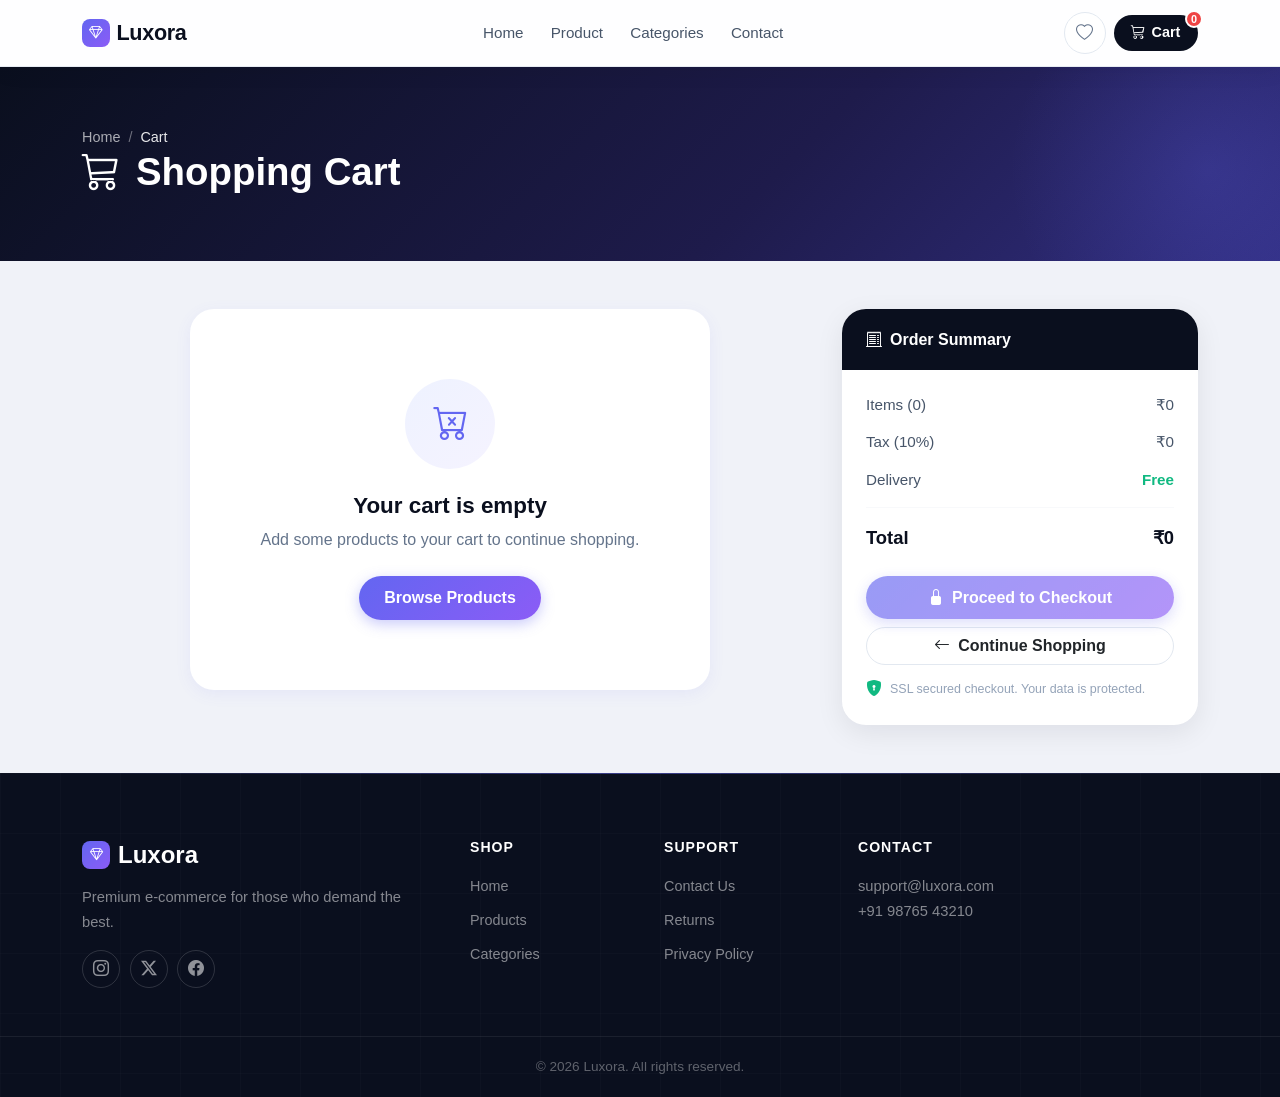
<file: cart.html>
<!DOCTYPE html>
<html lang="en">
<head>
    <meta charset="UTF-8">
    <meta name="viewport" content="width=device-width, initial-scale=1.0">
    <title>Shopping Cart — Luxora</title>
    <link href="https://cdn.jsdelivr.net/npm/bootstrap@5.3.3/dist/css/bootstrap.min.css" rel="stylesheet">
    <link rel="stylesheet" href="https://cdn.jsdelivr.net/npm/bootstrap-icons@1.11.3/font/bootstrap-icons.min.css">
    <link rel="stylesheet" href="styles.css">
</head>
<body>

<nav class="navbar navbar-expand-lg sticky-top">
    <div class="container">
        <a class="navbar-brand" href="index.html"><span class="brand-diamond"><i class="bi bi-gem"></i></span>Luxora</a>
        <button class="navbar-toggler" type="button" data-bs-toggle="collapse" data-bs-target="#mainNav"><span class="navbar-toggler-icon"></span></button>
        <div class="collapse navbar-collapse" id="mainNav">
            <ul class="navbar-nav mx-auto mb-2 mb-lg-0">
                <li class="nav-item"><a class="nav-link" href="index.html">Home</a></li>
                <li class="nav-item"><a class="nav-link" href="product.html">Product</a></li>
                <li class="nav-item"><a class="nav-link" href="categories.html">Categories</a></li>
                <li class="nav-item"><a class="nav-link" href="contact.html">Contact</a></li>
            </ul>
            <div class="d-flex align-items-center gap-2">
                <a class="nav-btn-wishlist" href="wishlist.html" aria-label="Wishlist">
                    <i class="bi bi-heart"></i>
                    <span class="nav-badge d-none" id="navWishlistCount">0</span>
                </a>
                <a class="nav-btn-cart" href="cart.html" aria-label="Cart">
                    <i class="bi bi-cart3"></i> Cart
                    <span class="nav-badge" id="navCartCount">0</span>
                </a>
            </div>
        </div>
    </div>
</nav>

<section class="page-banner">
    <div class="container">
        <nav aria-label="breadcrumb">
            <ol class="breadcrumb">
                <li class="breadcrumb-item"><a href="index.html">Home</a></li>
                <li class="breadcrumb-item active">Cart</li>
            </ol>
        </nav>
        <h1><i class="bi bi-cart3 me-3"></i>Shopping Cart</h1>
    </div>
</section>

<section class="py-5">
    <div class="container">
        <div class="row g-4 align-items-start">
            <div class="col-lg-8">
                <div id="cartItemsContainer"></div>
            </div>
            <div class="col-lg-4">
                <div class="summary-card">
                    <div class="summary-header"><i class="bi bi-receipt-cutoff"></i> Order Summary</div>
                    <div class="summary-body">
                        <div class="summary-row">
                            <span>Items (<span id="summaryItemCount">0</span>)</span>
                            <span id="summarySubtotal">₹0</span>
                        </div>
                        <div class="summary-row">
                            <span>Tax (10%)</span>
                            <span id="summaryTax">₹0</span>
                        </div>
                        <div class="summary-row">
                            <span>Delivery</span>
                            <span class="free">Free</span>
                        </div>
                        <hr class="summary-divider">
                        <div class="summary-row total">
                            <span>Total</span>
                            <span id="summaryTotal">₹0</span>
                        </div>
                        <div class="mt-4 d-flex flex-column gap-2">
                            <button id="checkoutBtn" class="btn btn-gradient w-100" onclick="window.location.href='checkout.html'">
                                <i class="bi bi-lock-fill me-2"></i>Proceed to Checkout
                            </button>
                            <button class="btn w-100" style="border:1.5px solid var(--border);border-radius:999px;font-weight:600;" onclick="window.location.href='categories.html'">
                                <i class="bi bi-arrow-left me-2"></i>Continue Shopping
                            </button>
                        </div>
                        <div class="security-note">
                            <i class="bi bi-shield-lock-fill" style="color:var(--success);font-size:1rem;"></i>
                            <span>SSL secured checkout. Your data is protected.</span>
                        </div>
                    </div>
                </div>
            </div>
        </div>
    </div>
</section>

<div id="toastContainer"></div>

<footer class="site-footer">
    <div class="footer-grid-lines"></div>
    <div class="container position-relative" style="z-index:2;">
        <div class="row g-5">
            <div class="col-lg-4">
                <div class="footer-brand-name"><span class="brand-diamond"><i class="bi bi-gem"></i></span>Luxora</div>
                <p class="footer-desc">Premium e-commerce for those who demand the best.</p>
                <div class="footer-social">
                    <a href="#"><i class="bi bi-instagram"></i></a>
                    <a href="#"><i class="bi bi-twitter-x"></i></a>
                    <a href="#"><i class="bi bi-facebook"></i></a>
                </div>
            </div>
            <div class="col-sm-6 col-lg-2">
                <div class="footer-heading">Shop</div>
                <ul class="footer-links">
                    <li><a href="index.html">Home</a></li>
                    <li><a href="product.html">Products</a></li>
                    <li><a href="categories.html">Categories</a></li>
                </ul>
            </div>
            <div class="col-sm-6 col-lg-2">
                <div class="footer-heading">Support</div>
                <ul class="footer-links">
                    <li><a href="contact.html">Contact Us</a></li>
                    <li><a href="#">Returns</a></li>
                    <li><a href="#">Privacy Policy</a></li>
                </ul>
            </div>
            <div class="col-lg-4">
                <div class="footer-heading">Contact</div>
                <p class="footer-desc">support@luxora.com<br>+91 98765 43210</p>
            </div>
        </div>
    </div>
    <div class="footer-bottom"><div class="container">© 2026 Luxora. All rights reserved.</div></div>
</footer>

<script src="https://cdn.jsdelivr.net/npm/bootstrap@5.3.3/dist/js/bootstrap.bundle.min.js"></script>
<script>
const CART_KEY     = "luxoraCartItems";
const WISHLIST_KEY = "luxoraWishlistItems";
function getCart()     { return JSON.parse(localStorage.getItem(CART_KEY)||"[]"); }
function setCart(d)    { localStorage.setItem(CART_KEY,JSON.stringify(d)); }
function getWishlist() { return JSON.parse(localStorage.getItem(WISHLIST_KEY)||"[]"); }
function fmt(n) { return "₹"+n.toLocaleString("en-IN"); }

function updateBadges() {
    const cc=getCart().reduce((s,i)=>s+i.quantity,0), wc=getWishlist().length;
    const cb=document.getElementById("navCartCount"), wb=document.getElementById("navWishlistCount");
    if(cb) cb.textContent=cc;
    if(wb){wb.textContent=wc; wb.classList.toggle("d-none",wc===0);}
}

function showToast(msg) {
    const c=document.getElementById("toastContainer");
    const el=document.createElement("div"); el.className="luxora-toast";
    el.innerHTML=`<div class="toast-icon"><i class="bi bi-check-lg"></i></div><div>${msg}</div>`;
    c.appendChild(el);
    setTimeout(()=>{el.classList.add("toast-hide");setTimeout(()=>el.remove(),350);},2500);
}

function updateQty(id, delta) {
    const cart=getCart(), item=cart.find(i=>i.id===id); if(!item) return;
    item.quantity=Math.max(1,item.quantity+delta);
    setCart(cart); renderCart();
}

function removeItem(id) {
    setCart(getCart().filter(i=>i.id!==id)); renderCart();
    showToast("Item removed from cart");
}

function renderCart() {
    const cart=getCart(), cont=document.getElementById("cartItemsContainer");
    updateBadges();
    if(cart.length===0){
        cont.innerHTML=`<div class="empty-state"><div class="empty-state-icon"><i class="bi bi-cart-x"></i></div><h4>Your cart is empty</h4><p>Add some products to your cart to continue shopping.</p><a href="categories.html" class="btn btn-gradient">Browse Products</a></div>`;
        ["summaryItemCount","summarySubtotal","summaryTax","summaryTotal"].forEach(id=>{
            const el=document.getElementById(id); if(el) el.textContent=id==="summaryItemCount"?"0":"₹0";
        });
        const btn=document.getElementById("checkoutBtn"); if(btn) btn.disabled=true;
        return;
    }
    const btn=document.getElementById("checkoutBtn"); if(btn) btn.disabled=false;
    let subtotal=0, totalQty=0;
    cont.innerHTML=cart.map(item=>{
        const lineTotal=item.price*item.quantity;
        subtotal+=lineTotal; totalQty+=item.quantity;
        return `<div class="cart-item-card">
            <div class="d-flex align-items-center gap-3 flex-wrap">
                <img src="${item.image||'https://via.placeholder.com/90'}" alt="${item.title}" class="cart-item-img">
                <div class="flex-grow-1" style="min-width:0;">
                    <h6 class="fw-bold mb-1" style="font-size:0.98rem;">${item.title}</h6>
                    ${item.size?`<small class="text-muted me-2">Size: ${item.size}</small>`:""}
                    ${item.color?`<small class="text-muted">Color: ${item.color}</small>`:""}
                    <div class="text-muted mt-1" style="font-size:0.85rem;">${fmt(item.price)} each</div>
                </div>
                <div class="d-flex align-items-center gap-3 flex-wrap">
                    <div class="qty-stepper">
                        <button onclick="updateQty(${item.id},-1)" aria-label="Decrease">−</button>
                        <span class="qty-num">${item.quantity}</span>
                        <button onclick="updateQty(${item.id},1)" aria-label="Increase">+</button>
                    </div>
                    <div class="fw-bold" style="min-width:72px;text-align:right;">${fmt(lineTotal)}</div>
                    <button class="btn-remove" onclick="removeItem(${item.id})" aria-label="Remove ${item.title}"><i class="bi bi-trash3"></i></button>
                </div>
            </div>
        </div>`;
    }).join("");
    const tax=Math.round(subtotal*0.1), total=subtotal+tax;
    document.getElementById("summaryItemCount").textContent=totalQty;
    document.getElementById("summarySubtotal").textContent=fmt(subtotal);
    document.getElementById("summaryTax").textContent=fmt(tax);
    document.getElementById("summaryTotal").textContent=fmt(total);
}
document.addEventListener("DOMContentLoaded", renderCart);
</script>
</body>
</html>
</file>
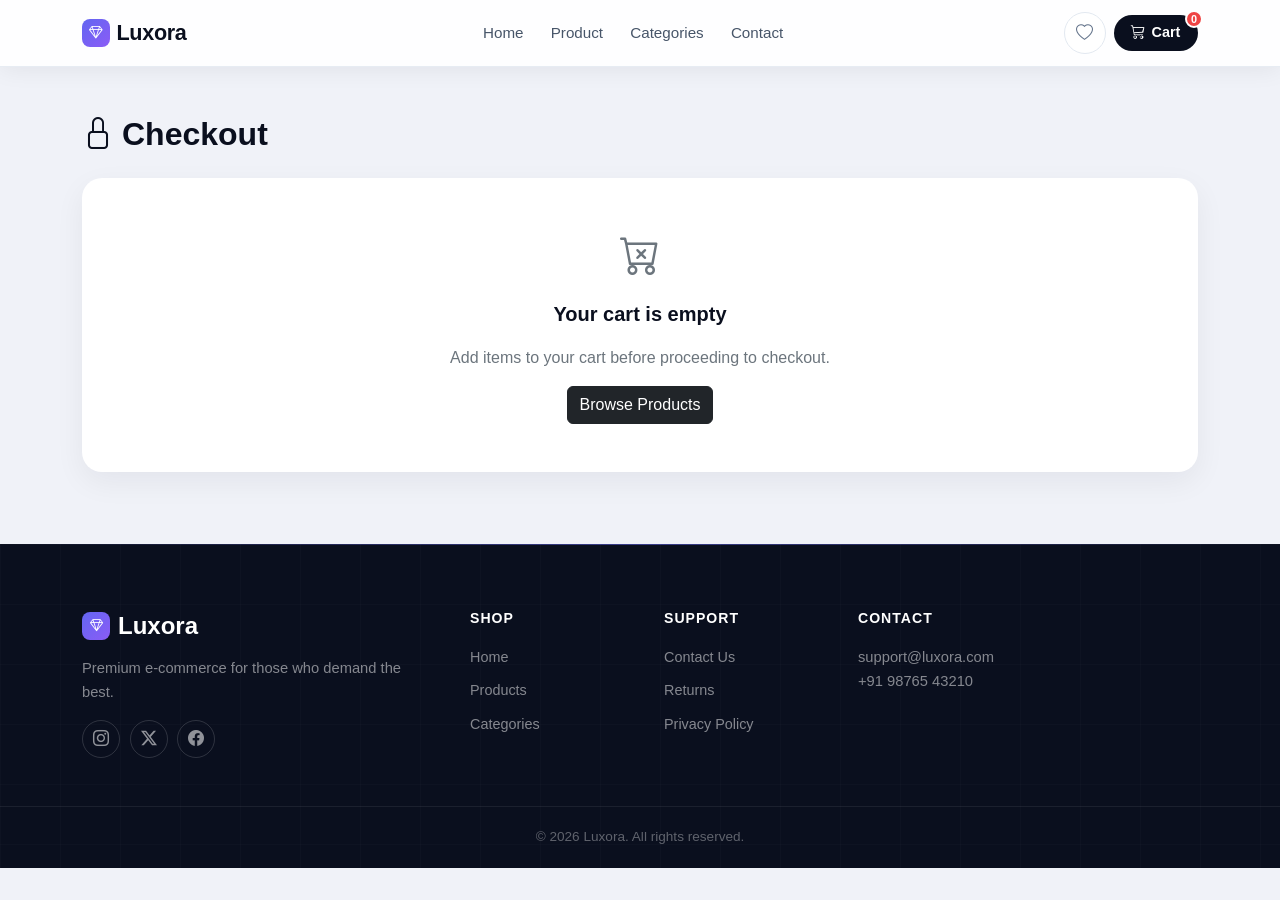
<file: checkout.html>
<!DOCTYPE html>
<html lang="en">

<head>
    <meta charset="UTF-8">
    <meta name="viewport" content="width=device-width, initial-scale=1.0">
    <title>Checkout - Luxora</title>
    <link href="https://cdn.jsdelivr.net/npm/bootstrap@5.3.3/dist/css/bootstrap.min.css" rel="stylesheet">
    <link rel="stylesheet" href="https://cdn.jsdelivr.net/npm/bootstrap-icons@1.11.3/font/bootstrap-icons.min.css">
    <link rel="stylesheet" href="styles.css">
    <style>
        .checkout-card {
            background: #fff;
            border: none;
            border-radius: 20px;
            box-shadow: 0 10px 30px rgba(15, 23, 42, .06);
            padding: 1.75rem;
            margin-bottom: 1.5rem;
        }

        .checkout-card h5 {
            font-weight: 800;
            margin-bottom: 1.25rem;
        }

        .summary-card {
            background: #fff;
            border: none;
            border-radius: 20px;
            box-shadow: 0 10px 30px rgba(15, 23, 42, .06);
            overflow: hidden;
            position: sticky;
            top: 90px;
        }

        .summary-header {
            background: #0f172a;
            color: #fff;
            padding: 1rem 1.25rem;
            font-weight: 700;
        }

        .order-item-img {
            width: 52px;
            height: 52px;
            object-fit: cover;
            border-radius: 10px;
        }

        .step-badge {
            display: inline-flex;
            align-items: center;
            justify-content: center;
            width: 32px;
            height: 32px;
            border-radius: 50%;
            background: #0f172a;
            color: #fff;
            font-weight: 700;
            font-size: .85rem;
            margin-right: .75rem;
            flex-shrink: 0;
        }

        .payment-option {
            border: 2px solid #e2e8f0;
            border-radius: 14px;
            padding: 1rem;
            cursor: pointer;
            transition: .2s ease;
        }

        .payment-option:has(input:checked),
        .payment-option.selected {
            border-color: #0f172a;
            background: #f8fafc;
        }
    </style>
</head>

<body>

    <!-- Navbar — Luxora premium navbar -->
    <nav class="navbar navbar-expand-lg sticky-top">
        <div class="container">
            <a class="navbar-brand" href="index.html"><span class="brand-diamond"><i class="bi bi-gem"></i></span>Luxora</a>
            <button class="navbar-toggler" type="button" data-bs-toggle="collapse" data-bs-target="#mainNav"><span class="navbar-toggler-icon"></span></button>
            <div class="collapse navbar-collapse" id="mainNav">
                <ul class="navbar-nav mx-auto mb-2 mb-lg-0">
                    <li class="nav-item"><a class="nav-link" href="index.html">Home</a></li>
                    <li class="nav-item"><a class="nav-link" href="product.html">Product</a></li>
                    <li class="nav-item"><a class="nav-link" href="categories.html">Categories</a></li>
                    <li class="nav-item"><a class="nav-link" href="contact.html">Contact</a></li>
                </ul>
                <div class="d-flex align-items-center gap-2">
                    <a class="nav-btn-wishlist" href="wishlist.html" aria-label="Wishlist">
                        <i class="bi bi-heart"></i>
                        <span class="nav-badge d-none" id="navWishlistCount">0</span>
                    </a>
                    <a class="nav-btn-cart" href="cart.html" aria-label="Cart">
                        <i class="bi bi-cart3"></i> Cart
                        <span class="nav-badge" id="navCartCount">0</span>
                    </a>
                </div>
            </div>
        </div>
    </nav>

    <section class="py-5">
        <div class="container">
            <h2 class="fw-bold mb-4"><i class="bi bi-lock me-2"></i>Checkout</h2>

            <!-- Empty cart fallback -->
            <div id="emptyCartMessage" class="d-none">
                <div class="checkout-card text-center py-5">
                    <i class="bi bi-cart-x fs-1 text-secondary mb-3 d-block"></i>
                    <h5>Your cart is empty</h5>
                    <p class="text-secondary mb-3">Add items to your cart before proceeding to checkout.</p>
                    <a href="categories.html" class="btn btn-dark">Browse Products</a>
                </div>
            </div>

            <!-- Checkout form -->
            <div id="checkoutForm">
                <div class="row g-4">
                    <!-- Left: Form -->
                    <div class="col-lg-8">

                        <!-- Shipping Address -->
                        <div class="checkout-card">
                            <h5><span class="step-badge">1</span>Shipping Address</h5>
                            <form id="shippingForm" novalidate>
                                <div class="row g-3">
                                    <div class="col-md-6">
                                        <label for="firstName" class="form-label">First Name</label>
                                        <input type="text" class="form-control" id="firstName"
                                            placeholder="Jane" required>
                                        <div class="invalid-feedback">First name is required.</div>
                                    </div>
                                    <div class="col-md-6">
                                        <label for="lastName" class="form-label">Last Name</label>
                                        <input type="text" class="form-control" id="lastName"
                                            placeholder="Doe" required>
                                        <div class="invalid-feedback">Last name is required.</div>
                                    </div>
                                    <div class="col-12">
                                        <label for="email" class="form-label">Email Address</label>
                                        <input type="email" class="form-control" id="email"
                                            placeholder="you@example.com" required>
                                        <div class="invalid-feedback">A valid email is required.</div>
                                    </div>
                                    <div class="col-md-6">
                                        <label for="phone" class="form-label">Phone Number</label>
                                        <input type="tel" class="form-control" id="phone"
                                            placeholder="+91 98765 43210" required>
                                        <div class="invalid-feedback">Phone number is required.</div>
                                    </div>
                                    <div class="col-12">
                                        <label for="addressLine1" class="form-label">Address Line 1</label>
                                        <input type="text" class="form-control" id="addressLine1"
                                            placeholder="House / Flat No., Building Name" required>
                                        <div class="invalid-feedback">Address is required.</div>
                                    </div>
                                    <div class="col-12">
                                        <label for="addressLine2" class="form-label">Address Line 2 <span class="text-secondary">(optional)</span></label>
                                        <input type="text" class="form-control" id="addressLine2"
                                            placeholder="Street, Area, Landmark">
                                    </div>
                                    <div class="col-md-4">
                                        <label for="city" class="form-label">City</label>
                                        <input type="text" class="form-control" id="city"
                                            placeholder="New Delhi" required>
                                        <div class="invalid-feedback">City is required.</div>
                                    </div>
                                    <div class="col-md-4">
                                        <label for="state" class="form-label">State</label>
                                        <select class="form-select" id="state" required>
                                            <option value="">Select state</option>
                                            <option>Andhra Pradesh</option>
                                            <option>Delhi</option>
                                            <option>Gujarat</option>
                                            <option>Karnataka</option>
                                            <option>Kerala</option>
                                            <option>Maharashtra</option>
                                            <option>Rajasthan</option>
                                            <option>Tamil Nadu</option>
                                            <option>Telangana</option>
                                            <option>Uttar Pradesh</option>
                                            <option>West Bengal</option>
                                        </select>
                                        <div class="invalid-feedback">Please select your state.</div>
                                    </div>
                                    <div class="col-md-4">
                                        <label for="pincode" class="form-label">PIN Code</label>
                                        <input type="text" class="form-control" id="pincode"
                                            placeholder="110001" maxlength="6" pattern="[0-9]{6}" required>
                                        <div class="invalid-feedback">Enter a valid 6-digit PIN code.</div>
                                    </div>
                                </div>
                            </form>
                        </div>

                        <!-- Payment Method -->
                        <div class="checkout-card">
                            <h5><span class="step-badge">2</span>Payment Method</h5>
                            <div class="row g-3">
                                <div class="col-md-6">
                                    <label class="payment-option d-flex align-items-center gap-3 w-100">
                                        <input type="radio" name="paymentMethod" value="upi" class="form-check-input" checked>
                                        <i class="bi bi-phone fs-4 text-primary"></i>
                                        <div>
                                            <div class="fw-bold">UPI</div>
                                            <div class="text-secondary small">PhonePe, GPay, Paytm</div>
                                        </div>
                                    </label>
                                </div>
                                <div class="col-md-6">
                                    <label class="payment-option d-flex align-items-center gap-3 w-100">
                                        <input type="radio" name="paymentMethod" value="card" class="form-check-input">
                                        <i class="bi bi-credit-card fs-4 text-primary"></i>
                                        <div>
                                            <div class="fw-bold">Debit / Credit Card</div>
                                            <div class="text-secondary small">Visa, Mastercard, RuPay</div>
                                        </div>
                                    </label>
                                </div>
                                <div class="col-md-6">
                                    <label class="payment-option d-flex align-items-center gap-3 w-100">
                                        <input type="radio" name="paymentMethod" value="netbanking" class="form-check-input">
                                        <i class="bi bi-bank fs-4 text-primary"></i>
                                        <div>
                                            <div class="fw-bold">Net Banking</div>
                                            <div class="text-secondary small">All major banks</div>
                                        </div>
                                    </label>
                                </div>
                                <div class="col-md-6">
                                    <label class="payment-option d-flex align-items-center gap-3 w-100">
                                        <input type="radio" name="paymentMethod" value="cod" class="form-check-input">
                                        <i class="bi bi-cash-coin fs-4 text-primary"></i>
                                        <div>
                                            <div class="fw-bold">Cash on Delivery</div>
                                            <div class="text-secondary small">Pay when you receive</div>
                                        </div>
                                    </label>
                                </div>
                            </div>
                        </div>

                    </div>

                    <!-- Right: Order Summary -->
                    <div class="col-lg-4">
                        <div class="summary-card">
                            <div class="summary-header">
                                <i class="bi bi-bag-check me-2"></i>Order Summary
                            </div>
                            <div class="p-4">
                                <div id="orderItemsList" class="mb-3"></div>
                                <hr>
                                <div class="d-flex justify-content-between mb-2">
                                    <span>Subtotal</span>
                                    <span id="checkoutSubtotal">₹0</span>
                                </div>
                                <div class="d-flex justify-content-between mb-2">
                                    <span>Tax (10%)</span>
                                    <span id="checkoutTax">₹0</span>
                                </div>
                                <div class="d-flex justify-content-between mb-2">
                                    <span>Delivery</span>
                                    <span class="text-success">Free</span>
                                </div>
                                <hr>
                                <div class="d-flex justify-content-between fw-bold mb-4">
                                    <span>Total</span>
                                    <span id="checkoutTotal" class="fs-5">₹0</span>
                                </div>
                                <button id="placeOrderBtn" class="btn btn-dark w-100 btn-lg">
                                    <i class="bi bi-lock me-2"></i>Place Order
                                </button>
                                <p class="text-secondary small text-center mt-3 mb-0">
                                    <i class="bi bi-shield-check me-1 text-success"></i>Secure & encrypted checkout
                                </p>
                            </div>
                        </div>
                    </div>
                </div>
            </div>

            <!-- Success Message (hidden initially) -->
            <div id="orderSuccess" class="d-none">
                <div class="checkout-card text-center py-5">
                    <i class="bi bi-check-circle-fill text-success" style="font-size:3rem;"></i>
                    <h3 class="mt-3 fw-bold">Order Placed Successfully!</h3>
                    <p class="text-secondary mb-4">Thank you for shopping with Luxora. We are processing your order and you will receive a confirmation shortly.</p>
                    <a href="index.html" class="btn btn-dark me-2">Continue Shopping</a>
                    <a href="categories.html" class="btn btn-outline-secondary">Browse More</a>
                </div>
            </div>
        </div>
    </section>

    <footer class="site-footer">
        <div class="footer-grid-lines"></div>
        <div class="container position-relative" style="z-index:2;">
            <div class="row g-5">
                <div class="col-lg-4">
                    <div class="footer-brand-name"><span class="brand-diamond"><i class="bi bi-gem"></i></span>Luxora</div>
                    <p class="footer-desc">Premium e-commerce for those who demand the best.</p>
                    <div class="footer-social">
                        <a href="#"><i class="bi bi-instagram"></i></a>
                        <a href="#"><i class="bi bi-twitter-x"></i></a>
                        <a href="#"><i class="bi bi-facebook"></i></a>
                    </div>
                </div>
                <div class="col-sm-6 col-lg-2">
                    <div class="footer-heading">Shop</div>
                    <ul class="footer-links">
                        <li><a href="index.html">Home</a></li>
                        <li><a href="product.html">Products</a></li>
                        <li><a href="categories.html">Categories</a></li>
                    </ul>
                </div>
                <div class="col-sm-6 col-lg-2">
                    <div class="footer-heading">Support</div>
                    <ul class="footer-links">
                        <li><a href="contact.html">Contact Us</a></li>
                        <li><a href="#">Returns</a></li>
                        <li><a href="#">Privacy Policy</a></li>
                    </ul>
                </div>
                <div class="col-lg-4">
                    <div class="footer-heading">Contact</div>
                    <p class="footer-desc">support@luxora.com<br>+91 98765 43210</p>
                </div>
            </div>
        </div>
        <div class="footer-bottom"><div class="container">© 2026 Luxora. All rights reserved.</div></div>
    </footer>

    <script>
        const CART_STORAGE_KEY = "luxoraCartItems";

        function getCartItems() {
            return JSON.parse(localStorage.getItem(CART_STORAGE_KEY) || "[]");
        }

        function formatCurrency(amount) {
            return "₹" + amount.toLocaleString("en-IN");
        }

        function updateCartBadge() {
            const count = getCartItems().reduce((sum, item) => sum + (item.quantity || 1), 0);
            const badge = document.getElementById("navCartCount");
            if (badge) badge.textContent = count;
        }

        function renderOrderSummary() {
            const cartItems = getCartItems();
            const orderItemsList = document.getElementById("orderItemsList");
            let subtotal = 0;

            if (cartItems.length === 0) {
                document.getElementById("checkoutForm").classList.add("d-none");
                document.getElementById("emptyCartMessage").classList.remove("d-none");
                return;
            }

            orderItemsList.innerHTML = cartItems.map(item => {
                const itemTotal = item.price * item.quantity;
                subtotal += itemTotal;
                return `
                    <div class="d-flex align-items-center gap-3 mb-3">
                        <img src="${item.image || 'https://via.placeholder.com/52'}" class="order-item-img" alt="${item.title}">
                        <div class="flex-grow-1">
                            <div class="fw-semibold small">${item.title}</div>
                            <div class="text-secondary small">Qty: ${item.quantity}</div>
                        </div>
                        <span class="fw-bold small">${formatCurrency(itemTotal)}</span>
                    </div>
                `;
            }).join("");

            const tax = Math.round(subtotal * 0.1);
            const total = subtotal + tax;

            document.getElementById("checkoutSubtotal").textContent = formatCurrency(subtotal);
            document.getElementById("checkoutTax").textContent = formatCurrency(tax);
            document.getElementById("checkoutTotal").textContent = formatCurrency(total);
        }

        function placeOrder() {
            const shippingForm = document.getElementById("shippingForm");
            shippingForm.classList.add("was-validated");

            if (!shippingForm.checkValidity()) {
                shippingForm.querySelector(":invalid").scrollIntoView({ behavior: "smooth", block: "center" });
                return;
            }

            localStorage.removeItem(CART_STORAGE_KEY);

            document.getElementById("checkoutForm").classList.add("d-none");
            document.getElementById("emptyCartMessage").classList.add("d-none");
            document.getElementById("orderSuccess").classList.remove("d-none");

            // Reset badge
            const badge = document.getElementById("navCartCount");
            if (badge) badge.textContent = "0";

            window.scrollTo({ top: 0, behavior: "smooth" });
        }

        document.addEventListener("DOMContentLoaded", function () {
            updateCartBadge();
            renderOrderSummary();

            const placeOrderBtn = document.getElementById("placeOrderBtn");
            if (placeOrderBtn) {
                placeOrderBtn.addEventListener("click", placeOrder);
            }
        });
    </script>

    <script src="https://cdn.jsdelivr.net/npm/bootstrap@5.3.3/dist/js/bootstrap.bundle.min.js"></script>
    <script>
    (function(){
        const CART_KEY="luxoraCartItems", WISH_KEY="luxoraWishlistItems";
        function upd(){
            const cc=JSON.parse(localStorage.getItem(CART_KEY)||"[]").reduce((s,i)=>s+i.quantity,0);
            const wc=JSON.parse(localStorage.getItem(WISH_KEY)||"[]").length;
            const cb=document.getElementById("navCartCount"),wb=document.getElementById("navWishlistCount");
            if(cb) cb.textContent=cc;
            if(wb){wb.textContent=wc;wb.classList.toggle("d-none",wc===0);}
        }
        document.addEventListener("DOMContentLoaded",upd);
    })();
    </script>
</body>

</html>
</file>
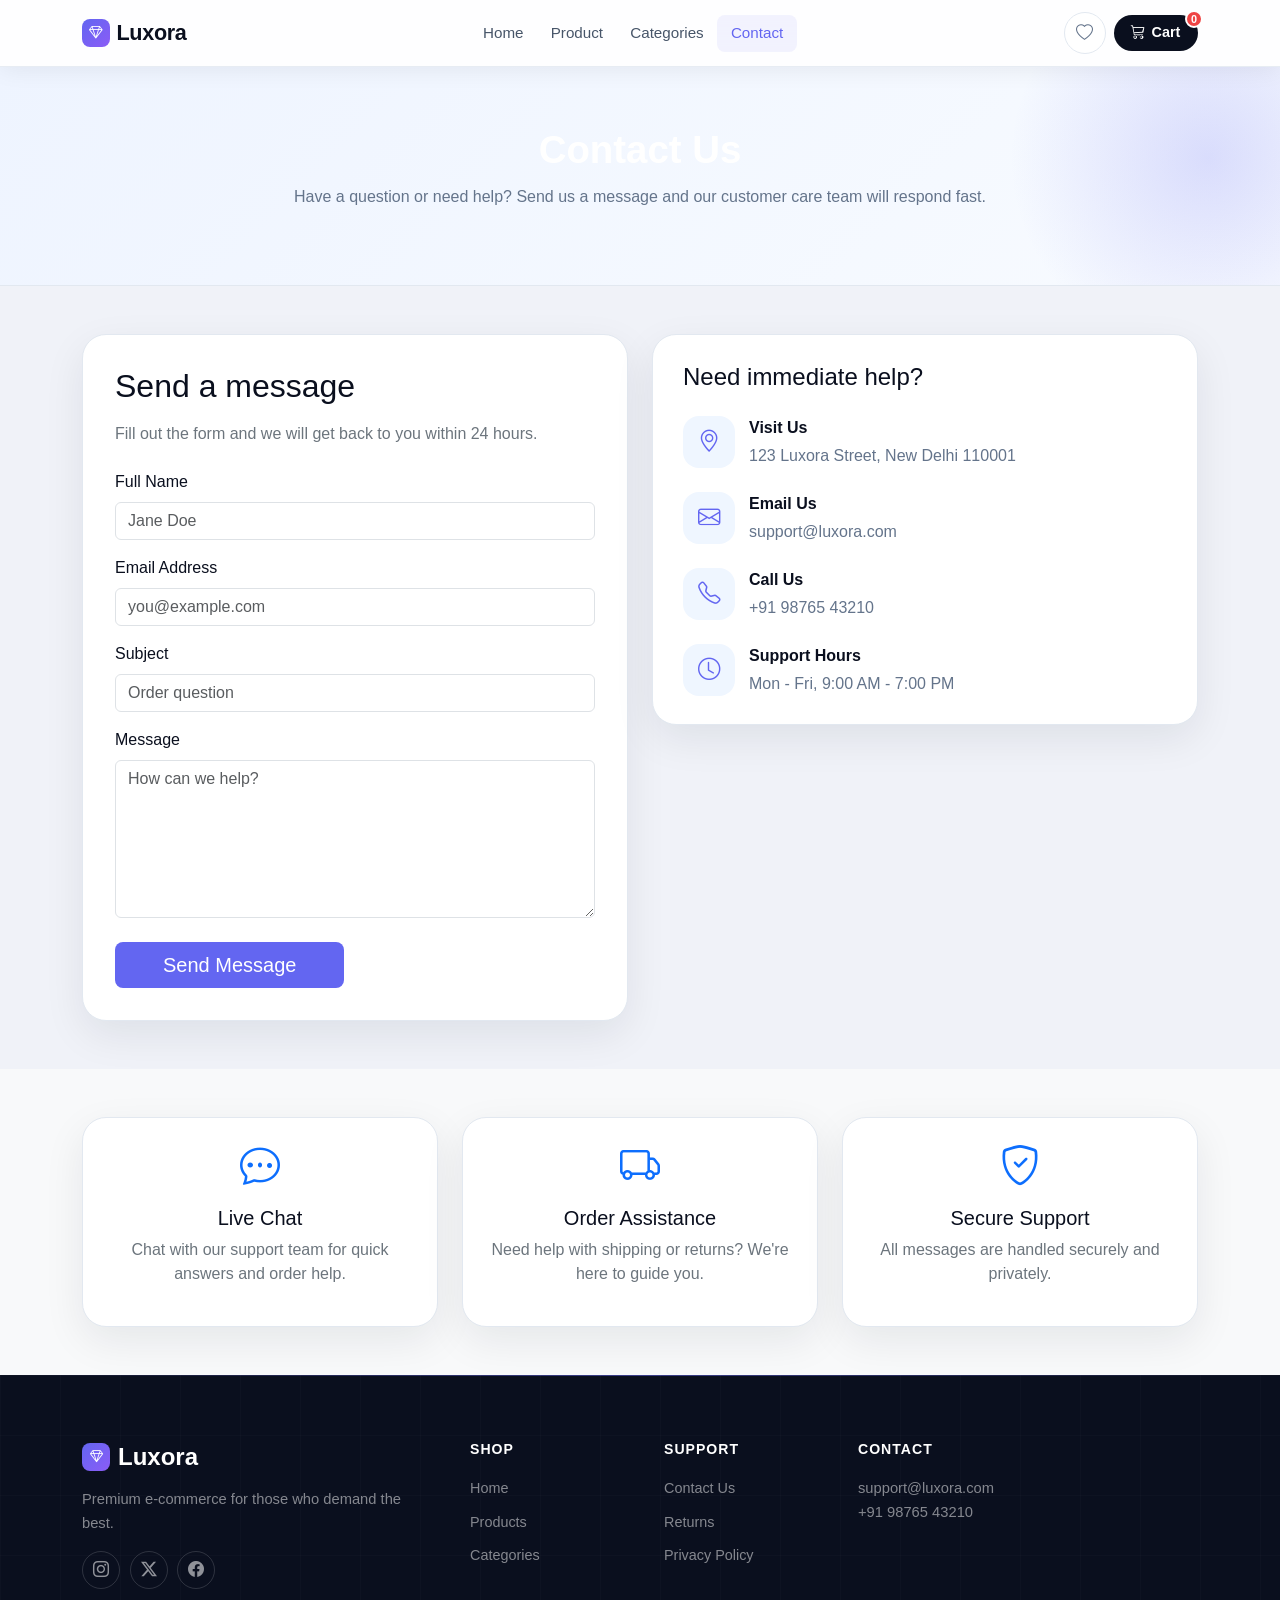
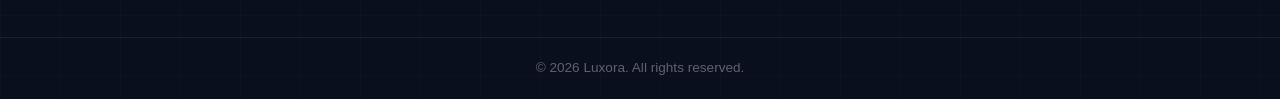
<file: contact.html>
<!DOCTYPE html>
<html lang="en">
<head>
    <meta charset="UTF-8" />
    <meta name="viewport" content="width=device-width, initial-scale=1.0" />
    <title>Contact Us - Luxora</title>
    <link href="https://cdn.jsdelivr.net/npm/bootstrap@5.3.3/dist/css/bootstrap.min.css" rel="stylesheet">
    <link rel="stylesheet" href="https://cdn.jsdelivr.net/npm/bootstrap-icons@1.11.3/font/bootstrap-icons.min.css">
    <link rel="stylesheet" href="styles.css">
    <style>
        .page-banner {
            background: linear-gradient(135deg, #eef4ff, #f8fbff);
            padding: 60px 0;
            border-bottom: 1px solid var(--border);
        }

        .page-banner h1 {
            font-weight: 800;
            margin-bottom: 0.75rem;
        }

        .page-banner p {
            color: #64748b;
            max-width: 1500px;
        }

        .contact-card,
        .info-card {
            background: #fff;
            border-radius: 24px;
            border: 1px solid var(--border);
            box-shadow: 0 14px 40px rgba(15, 23, 42, .08);
        }

        .contact-card {
            padding: 32px;
        }

        .info-card {
            padding: 28px 30px;
            height: 100%;
        }

        .info-card .icon-box {
            width: 52px;
            height: 52px;
            display: grid;
            place-items: center;
            border-radius: 16px;
            background: #eff6ff;
            color: var(--accent);
            margin-right: 14px;
            font-size: 1.4rem;
        }

        .info-item {
            display: flex;
            align-items: center;
            margin-bottom: 1.5rem;
        }

        .info-item:last-child {
            margin-bottom: 0;
        }

        .info-label {
            font-weight: 700;
            margin-bottom: .25rem;
        }

        .info-text {
            color: #64748b;
            margin-bottom: 0;
        }

        .form-result {
            border-radius: 18px;
            padding: 1rem 1.2rem;
        }

        .form-control:focus {
            border-color: var(--accent);
            box-shadow: 0 0 0 0.2rem rgba(13, 110, 253, .15);
        }

        .btn-primary {
            background: var(--accent);
            border: none;
        }

        .contact-footer {
            padding: 3rem 0 1rem;
            color: #64748b;
        }
    </style>
</head>
<body>
    <nav class="navbar navbar-expand-lg sticky-top">
        <div class="container">
            <a class="navbar-brand" href="index.html"><span class="brand-diamond"><i class="bi bi-gem"></i></span>Luxora</a>
            <button class="navbar-toggler" type="button" data-bs-toggle="collapse" data-bs-target="#mainNav"><span class="navbar-toggler-icon"></span></button>
            <div class="collapse navbar-collapse" id="mainNav">
                <ul class="navbar-nav mx-auto mb-2 mb-lg-0">
                    <li class="nav-item"><a class="nav-link" href="index.html">Home</a></li>
                    <li class="nav-item"><a class="nav-link" href="product.html">Product</a></li>
                    <li class="nav-item"><a class="nav-link" href="categories.html">Categories</a></li>
                    <li class="nav-item"><a class="nav-link active" href="contact.html">Contact</a></li>
                </ul>
                <div class="d-flex align-items-center gap-2">
                    <a class="nav-btn-wishlist" href="wishlist.html" aria-label="Wishlist">
                        <i class="bi bi-heart"></i>
                        <span class="nav-badge d-none" id="navWishlistCount">0</span>
                    </a>
                    <a class="nav-btn-cart" href="cart.html" aria-label="Cart">
                        <i class="bi bi-cart3"></i> Cart
                        <span class="nav-badge" id="navCartCount">0</span>
                    </a>
                </div>
            </div>
        </div>
    </nav>

    <section class="page-banner text-center">
        <div class="container">
            <h1>Contact Us</h1>
            <p>Have a question or need help? Send us a message and our customer care team will respond fast.</p>
        </div>
    </section>

    <section class="py-5">
        <div class="container">
            <div class="row g-4 align-items-start">
                <div class="col-lg-6">
                    <div class="contact-card">
                        <h2 class="mb-3">Send a message</h2>
                        <p class="text-secondary mb-4">Fill out the form and we will get back to you within 24 hours.</p>

                        <form id="contactForm" novalidate>
                            <div class="mb-3">
                                <label for="fullName" class="form-label">Full Name</label>
                                <input type="text" class="form-control" id="fullName" placeholder="Jane Doe" required>
                                <div class="invalid-feedback">Please enter your name.</div>
                            </div>
                            <div class="mb-3">
                                <label for="emailAddress" class="form-label">Email Address</label>
                                <input type="email" class="form-control" id="emailAddress" placeholder="you@example.com" required>
                                <div class="invalid-feedback">Please enter a valid email.</div>
                            </div>
                            <div class="mb-3">
                                <label for="subject" class="form-label">Subject</label>
                                <input type="text" class="form-control" id="subject" placeholder="Order question" required>
                                <div class="invalid-feedback">Please add a subject.</div>
                            </div>
                            <div class="mb-4">
                                <label for="messageText" class="form-label">Message</label>
                                <textarea class="form-control" id="messageText" rows="6" placeholder="How can we help?" required></textarea>
                                <div class="invalid-feedback">Please enter your message.</div>
                            </div>
                            <button type="submit" class="btn btn-primary btn-lg px-5">Send Message</button>
                        </form>

                        <div id="formResult" class="form-result mt-4 d-none"></div>
                    </div>
                </div>

                <div class="col-lg-6">
                    <div class="info-card">
                        <h4 class="mb-4">Need immediate help?</h4>
                        <div class="info-item">
                            <div class="icon-box"><i class="bi bi-geo-alt"></i></div>
                            <div>
                                <div class="info-label">Visit Us</div>
                                <p class="info-text">123 Luxora Street, New Delhi 110001</p>
                            </div>
                        </div>
                        <div class="info-item">
                            <div class="icon-box"><i class="bi bi-envelope"></i></div>
                            <div>
                                <div class="info-label">Email Us</div>
                                <p class="info-text">support@luxora.com</p>
                            </div>
                        </div>
                        <div class="info-item">
                            <div class="icon-box"><i class="bi bi-telephone"></i></div>
                            <div>
                                <div class="info-label">Call Us</div>
                                <p class="info-text">+91 98765 43210</p>
                            </div>
                        </div>
                        <div class="info-item">
                            <div class="icon-box"><i class="bi bi-clock"></i></div>
                            <div>
                                <div class="info-label">Support Hours</div>
                                <p class="info-text">Mon - Fri, 9:00 AM - 7:00 PM</p>
                            </div>
                        </div>
                    </div>
                </div>
            </div>
        </div>
    </section>

    <section class="bg-light py-5">
        <div class="container">
            <div class="row g-4">
                <div class="col-md-4">
                    <div class="info-card text-center p-4">
                        <div class="mb-3 text-primary display-6"><i class="bi bi-chat-dots"></i></div>
                        <h5>Live Chat</h5>
                        <p class="text-secondary">Chat with our support team for quick answers and order help.</p>
                    </div>
                </div>
                <div class="col-md-4">
                    <div class="info-card text-center p-4">
                        <div class="mb-3 text-primary display-6"><i class="bi bi-truck"></i></div>
                        <h5>Order Assistance</h5>
                        <p class="text-secondary">Need help with shipping or returns? We're here to guide you.</p>
                    </div>
                </div>
                <div class="col-md-4">
                    <div class="info-card text-center p-4">
                        <div class="mb-3 text-primary display-6"><i class="bi bi-shield-check"></i></div>
                        <h5>Secure Support</h5>
                        <p class="text-secondary">All messages are handled securely and privately.</p>
                    </div>
                </div>
            </div>
        </div>
    </section>

    <footer class="site-footer">
        <div class="footer-grid-lines"></div>
        <div class="container position-relative" style="z-index:2;">
            <div class="row g-5">
                <div class="col-lg-4">
                    <div class="footer-brand-name"><span class="brand-diamond"><i class="bi bi-gem"></i></span>Luxora</div>
                    <p class="footer-desc">Premium e-commerce for those who demand the best.</p>
                    <div class="footer-social">
                        <a href="#"><i class="bi bi-instagram"></i></a>
                        <a href="#"><i class="bi bi-twitter-x"></i></a>
                        <a href="#"><i class="bi bi-facebook"></i></a>
                    </div>
                </div>
                <div class="col-sm-6 col-lg-2">
                    <div class="footer-heading">Shop</div>
                    <ul class="footer-links">
                        <li><a href="index.html">Home</a></li>
                        <li><a href="product.html">Products</a></li>
                        <li><a href="categories.html">Categories</a></li>
                    </ul>
                </div>
                <div class="col-sm-6 col-lg-2">
                    <div class="footer-heading">Support</div>
                    <ul class="footer-links">
                        <li><a href="contact.html">Contact Us</a></li>
                        <li><a href="#">Returns</a></li>
                        <li><a href="#">Privacy Policy</a></li>
                    </ul>
                </div>
                <div class="col-lg-4">
                    <div class="footer-heading">Contact</div>
                    <p class="footer-desc">support@luxora.com<br>+91 98765 43210</p>
                </div>
            </div>
        </div>
        <div class="footer-bottom"><div class="container">© 2026 Luxora. All rights reserved.</div></div>
    </footer>

    <script>
        const CONTACT_STORAGE_KEY = "luxoraContactMessages";

        function getStoredMessages() {
            return JSON.parse(localStorage.getItem(CONTACT_STORAGE_KEY) || "[]");
        }

        function saveContactMessage(message) {
            const messages = getStoredMessages();
            messages.push(message);
            localStorage.setItem(CONTACT_STORAGE_KEY, JSON.stringify(messages));
        }

        function showResult(type, text) {
            const result = document.getElementById("formResult");
            result.className = `form-result mt-4 alert alert-${type}`;
            result.textContent = text;
            result.classList.remove("d-none");
        }

        document.getElementById("contactForm").addEventListener("submit", function (event) {
            event.preventDefault();
            const form = event.target;
            form.classList.add("was-validated");

            const fullName = document.getElementById("fullName");
            const emailAddress = document.getElementById("emailAddress");
            const subject = document.getElementById("subject");
            const messageText = document.getElementById("messageText");

            if (!form.checkValidity()) {
                showResult("danger", "Please complete all required fields before sending.");
                return;
            }

            const newMessage = {
                name: fullName.value.trim(),
                email: emailAddress.value.trim(),
                subject: subject.value.trim(),
                message: messageText.value.trim(),
                submittedAt: new Date().toISOString()
            };

            saveContactMessage(newMessage);
            form.reset();
            form.classList.remove("was-validated");
            showResult("success", "Thanks for reaching out! Your message has been received.");
        });

        document.addEventListener("DOMContentLoaded", function () {
            const cartBadge = document.getElementById("cartCount");
            if (cartBadge) {
                const cart = JSON.parse(localStorage.getItem("luxoraCartItems") || "[]");
                cartBadge.textContent = cart.reduce((sum, item) => sum + (item.quantity || 1), 0);
            }
        });
    </script>
    <script src="https://cdn.jsdelivr.net/npm/bootstrap@5.3.3/dist/js/bootstrap.bundle.min.js"></script>
    <script>
    (function(){
        const CART_KEY="luxoraCartItems", WISH_KEY="luxoraWishlistItems";
        function upd(){
            const cc=JSON.parse(localStorage.getItem(CART_KEY)||"[]").reduce((s,i)=>s+i.quantity,0);
            const wc=JSON.parse(localStorage.getItem(WISH_KEY)||"[]").length;
            const cb=document.getElementById("navCartCount"),wb=document.getElementById("navWishlistCount");
            if(cb) cb.textContent=cc;
            if(wb){wb.textContent=wc;wb.classList.toggle("d-none",wc===0);}
        }
        document.addEventListener("DOMContentLoaded",upd);
    })();
    </script>
</body>
</html>
</file>
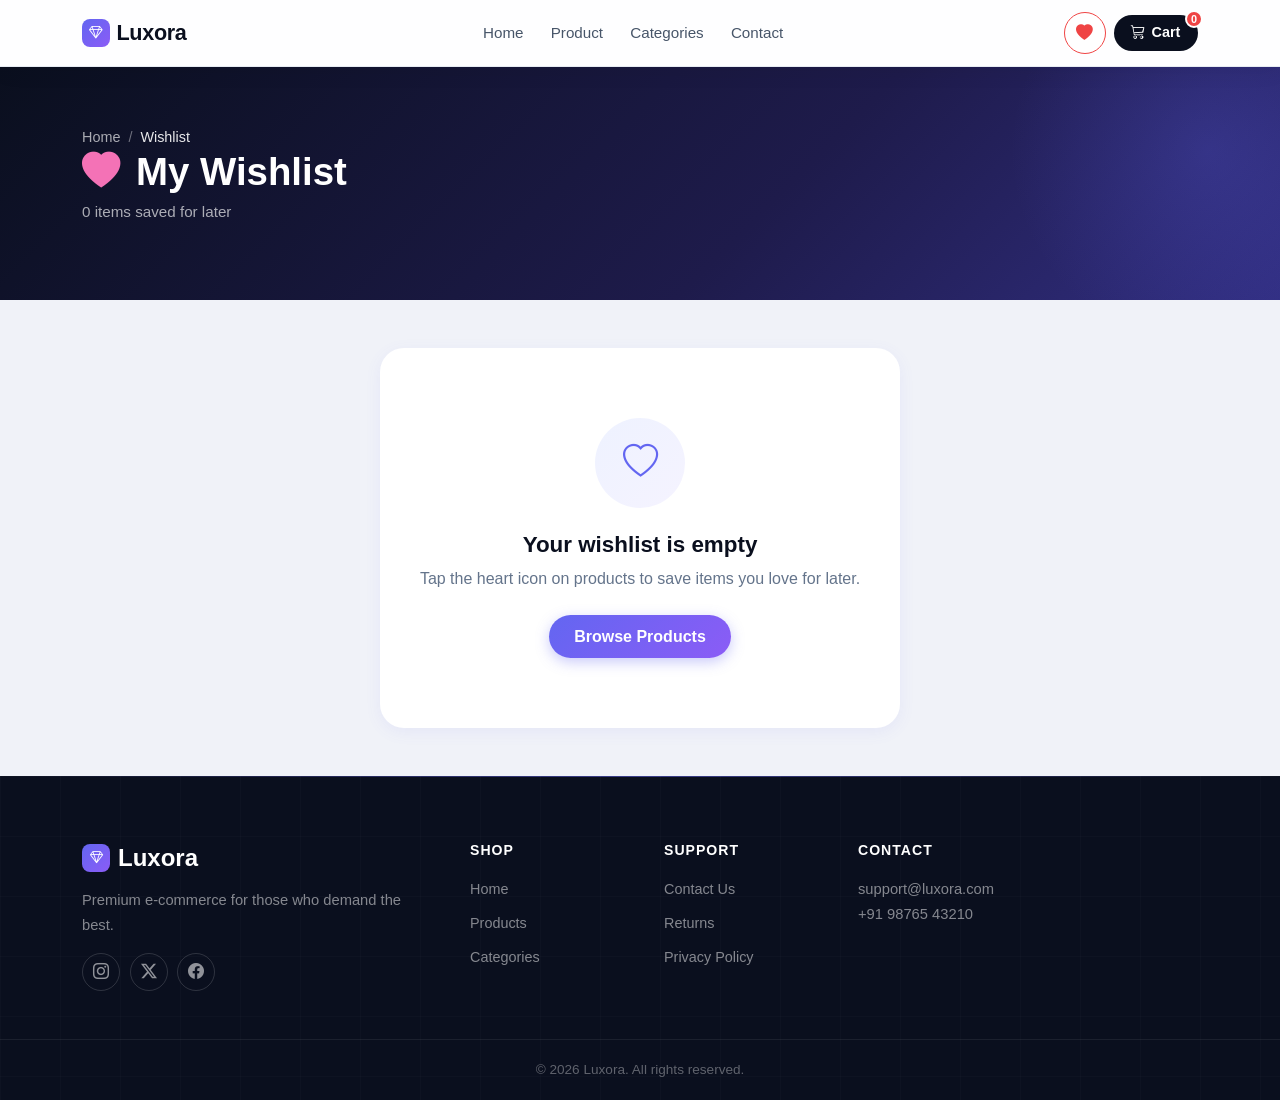
<file: wishlist.html>
<!DOCTYPE html>
<html lang="en">
<head>
    <meta charset="UTF-8">
    <meta name="viewport" content="width=device-width, initial-scale=1.0">
    <title>My Wishlist — Luxora</title>
    <link href="https://cdn.jsdelivr.net/npm/bootstrap@5.3.3/dist/css/bootstrap.min.css" rel="stylesheet">
    <link rel="stylesheet" href="https://cdn.jsdelivr.net/npm/bootstrap-icons@1.11.3/font/bootstrap-icons.min.css">
    <link rel="stylesheet" href="styles.css">
</head>
<body>

<nav class="navbar navbar-expand-lg sticky-top">
    <div class="container">
        <a class="navbar-brand" href="index.html"><span class="brand-diamond"><i class="bi bi-gem"></i></span>Luxora</a>
        <button class="navbar-toggler" type="button" data-bs-toggle="collapse" data-bs-target="#mainNav"><span class="navbar-toggler-icon"></span></button>
        <div class="collapse navbar-collapse" id="mainNav">
            <ul class="navbar-nav mx-auto mb-2 mb-lg-0">
                <li class="nav-item"><a class="nav-link" href="index.html">Home</a></li>
                <li class="nav-item"><a class="nav-link" href="product.html">Product</a></li>
                <li class="nav-item"><a class="nav-link" href="categories.html">Categories</a></li>
                <li class="nav-item"><a class="nav-link" href="contact.html">Contact</a></li>
            </ul>
            <div class="d-flex align-items-center gap-2">
                <a class="nav-btn-wishlist" href="wishlist.html" style="border-color:#ef4444;color:#ef4444;" aria-label="Wishlist">
                    <i class="bi bi-heart-fill"></i>
                    <span class="nav-badge d-none" id="navWishlistCount">0</span>
                </a>
                <a class="nav-btn-cart" href="cart.html" aria-label="Cart">
                    <i class="bi bi-cart3"></i> Cart
                    <span class="nav-badge" id="navCartCount">0</span>
                </a>
            </div>
        </div>
    </div>
</nav>

<section class="page-banner">
    <div class="container">
        <nav aria-label="breadcrumb">
            <ol class="breadcrumb">
                <li class="breadcrumb-item"><a href="index.html">Home</a></li>
                <li class="breadcrumb-item active">Wishlist</li>
            </ol>
        </nav>
        <h1><i class="bi bi-heart-fill me-3" style="color:#f472b6;"></i>My Wishlist</h1>
        <p style="color:rgba(255,255,255,0.65);margin-top:0.4rem;font-size:0.95rem;">
            <span id="wishlistCountLabel">0 items</span> saved for later
        </p>
    </div>
</section>

<section class="py-5">
    <div class="container">
        <div id="wishlistContainer"></div>
    </div>
</section>

<div id="toastContainer"></div>

<footer class="site-footer">
    <div class="footer-grid-lines"></div>
    <div class="container position-relative" style="z-index:2;">
        <div class="row g-5">
            <div class="col-lg-4">
                <div class="footer-brand-name"><span class="brand-diamond"><i class="bi bi-gem"></i></span>Luxora</div>
                <p class="footer-desc">Premium e-commerce for those who demand the best.</p>
                <div class="footer-social">
                    <a href="#"><i class="bi bi-instagram"></i></a>
                    <a href="#"><i class="bi bi-twitter-x"></i></a>
                    <a href="#"><i class="bi bi-facebook"></i></a>
                </div>
            </div>
            <div class="col-sm-6 col-lg-2">
                <div class="footer-heading">Shop</div>
                <ul class="footer-links">
                    <li><a href="index.html">Home</a></li>
                    <li><a href="product.html">Products</a></li>
                    <li><a href="categories.html">Categories</a></li>
                </ul>
            </div>
            <div class="col-sm-6 col-lg-2">
                <div class="footer-heading">Support</div>
                <ul class="footer-links">
                    <li><a href="contact.html">Contact Us</a></li>
                    <li><a href="#">Returns</a></li>
                    <li><a href="#">Privacy Policy</a></li>
                </ul>
            </div>
            <div class="col-lg-4">
                <div class="footer-heading">Contact</div>
                <p class="footer-desc">support@luxora.com<br>+91 98765 43210</p>
            </div>
        </div>
    </div>
    <div class="footer-bottom"><div class="container">© 2026 Luxora. All rights reserved.</div></div>
</footer>

<script src="https://cdn.jsdelivr.net/npm/bootstrap@5.3.3/dist/js/bootstrap.bundle.min.js"></script>
<script>
const WISHLIST_KEY = "luxoraWishlistItems";
const CART_KEY     = "luxoraCartItems";

const products = [
    { id:1, title:"Smart Watch Pro",     category:"electronics", price:12999, oldPrice:14999, rating:4.8, badge:"Best Seller", image:"https://images.unsplash.com/photo-1523275335684-37898b6baf30?w=800&auto=format&fit=crop" },
    { id:2, title:"Wireless Headphones", category:"electronics", price:8499,  oldPrice:9999,  rating:4.7, badge:"Top Rated",   image:"https://images.unsplash.com/photo-1505740420928-5e560c06d30e?w=800&auto=format&fit=crop" },
    { id:3, title:"Running Shoes",       category:"fashion",     price:5999,  oldPrice:6999,  rating:4.6, badge:"",            image:"https://images.unsplash.com/photo-1542291026-7eec264c27ff?w=800&auto=format&fit=crop" },
    { id:4, title:"Skincare Kit",        category:"beauty",      price:3499,  oldPrice:4299,  rating:4.9, badge:"#1 Choice",   image:"https://images.unsplash.com/photo-1556228578-8c89e6adf883?w=800&auto=format&fit=crop" },
    { id:5, title:"Bluetooth Speaker",  category:"electronics", price:2999,  oldPrice:3599,  rating:4.5, badge:"",            image:"https://images.unsplash.com/photo-1608043152269-423dbba4e7e1?w=800&auto=format&fit=crop" },
    { id:6, title:"Classic Handbag",    category:"fashion",     price:4599,  oldPrice:5299,  rating:4.4, badge:"",            image:"https://images.unsplash.com/photo-1584917865442-de89df76afd3?w=800&auto=format&fit=crop" },
    { id:7, title:"Premium Jacket",     category:"fashion",     price:6999,  oldPrice:8499,  rating:4.6, badge:"",            image:"https://images.unsplash.com/photo-1521572163474-6864f9cf17ab?w=800&auto=format&fit=crop" },
    { id:8, title:"Luxury Perfume",     category:"beauty",      price:2799,  oldPrice:3299,  rating:4.7, badge:"",            image:"https://images.unsplash.com/photo-1541643600914-78b084683601?w=800&auto=format&fit=crop" }
];

function getWishlist() { return JSON.parse(localStorage.getItem(WISHLIST_KEY)||"[]"); }
function setWishlist(d){ localStorage.setItem(WISHLIST_KEY,JSON.stringify(d)); }
function getCart()     { return JSON.parse(localStorage.getItem(CART_KEY)||"[]"); }
function setCart(d)    { localStorage.setItem(CART_KEY,JSON.stringify(d)); }
function fmt(n)        { return "₹"+n.toLocaleString("en-IN"); }

function renderStars(r) {
    let s=""; const f=Math.floor(r),h=r%1>=0.5;
    for(let i=0;i<f;i++) s+=`<i class="bi bi-star-fill"></i>`;
    if(h) s+=`<i class="bi bi-star-half"></i>`;
    for(let i=f+(h?1:0);i<5;i++) s+=`<i class="bi bi-star"></i>`;
    return s;
}

function updateBadges() {
    const cc=getCart().reduce((s,i)=>s+i.quantity,0), wc=getWishlist().length;
    const cb=document.getElementById("navCartCount"), wb=document.getElementById("navWishlistCount");
    if(cb) cb.textContent=cc;
    if(wb){wb.textContent=wc; wb.classList.toggle("d-none",wc===0);}
    const lbl=document.getElementById("wishlistCountLabel");
    if(lbl) lbl.textContent=wc+(wc===1?" item":" items");
}

function showToast(msg, icon="bi-check-lg") {
    const c=document.getElementById("toastContainer");
    const el=document.createElement("div"); el.className="luxora-toast";
    el.innerHTML=`<div class="toast-icon"><i class="bi ${icon}"></i></div><div>${msg}</div>`;
    c.appendChild(el);
    setTimeout(()=>{el.classList.add("toast-hide");setTimeout(()=>el.remove(),350);},2500);
}

function removeFromWishlist(id) {
    setWishlist(getWishlist().filter(x=>x!==id));
    updateBadges(); renderWishlist();
    showToast("Removed from wishlist","bi-heart");
}

function moveToCart(id) {
    const p=products.find(x=>x.id===id); if(!p) return;
    const cart=getCart(), ex=cart.find(c=>c.id===id);
    if(ex) ex.quantity+=1; else cart.push({id:p.id,title:p.title,price:p.price,image:p.image,quantity:1});
    setCart(cart);
    setWishlist(getWishlist().filter(x=>x!==id));
    updateBadges(); renderWishlist();
    showToast(`<strong>${p.title}</strong> moved to cart!`,"bi-cart-check");
}

function renderWishlist() {
    const cont=document.getElementById("wishlistContainer");
    const wish=getWishlist();
    const items=products.filter(p=>wish.includes(p.id));
    if(items.length===0){
        cont.innerHTML=`<div class="empty-state"><div class="empty-state-icon"><i class="bi bi-heart"></i></div><h4>Your wishlist is empty</h4><p>Tap the heart icon on products to save items you love for later.</p><a href="categories.html" class="btn btn-gradient">Browse Products</a></div>`;
        return;
    }
    cont.innerHTML=`<div class="row g-4">${items.map(p=>{
        const save=Math.round((1-p.price/p.oldPrice)*100);
        return `<div class="col-sm-6 col-lg-4">
            <div class="wishlist-product-card">
                <div class="wishlist-img-wrap">
                    <img src="${p.image}" alt="${p.title}" loading="lazy">
                    <div class="wishlist-heart-overlay"><i class="bi bi-heart-fill"></i></div>
                    ${p.badge?`<div style="position:absolute;top:12px;left:12px;" class="badge-pill badge-gold"><i class="bi bi-award-fill me-1"></i>${p.badge}</div>`:""}
                </div>
                <div class="wishlist-card-body">
                    <div class="badge-category">${p.category}</div>
                    <h3 class="product-title" style="font-size:1rem;">${p.title}</h3>
                    <div class="rating">${renderStars(p.rating)} <span>${p.rating}</span></div>
                    <div class="product-price-row">
                        <span class="product-price">${fmt(p.price)}</span>
                        <span class="product-old-price">${fmt(p.oldPrice)}</span>
                        <span class="product-save">${save}% off</span>
                    </div>
                </div>
                <div class="wishlist-card-actions">
                    <button class="btn btn-gradient" onclick="moveToCart(${p.id})"><i class="bi bi-cart-plus me-1"></i>Move to Cart</button>
                    <button class="btn-remove-wish" onclick="removeFromWishlist(${p.id})"><i class="bi bi-trash3 me-1"></i>Remove</button>
                </div>
            </div>
        </div>`;
    }).join("")}</div>`;
}

document.addEventListener("DOMContentLoaded",()=>{ updateBadges(); renderWishlist(); });
</script>
</body>
</html>
</file>
<file: styles.css>
/*
 * Luxora E-Commerce — Premium Shared Stylesheet
 * Design: Dark Navy + Indigo/Violet accent, Glassmorphism, Luxury Aesthetic
 */

/* ─── CSS Variables ──────────────────────────────────────────── */
:root {
    --primary:        #0a0f1e;
    --primary-light:  #141b2d;
    --accent:         #6366f1;
    --accent-2:       #8b5cf6;
    --gold:           #f59e0b;
    --text:           #f1f5f9;
    --text-muted:     #94a3b8;
    --surface:        #ffffff;
    --surface-2:      #f8fafc;
    --border:         #e2e8f0;
    --danger:         #ef4444;
    --success:        #10b981;
    --bg:             #f0f2f8;
    --shadow-sm:      0 4px 16px rgba(99,102,241,0.08);
    --shadow-md:      0 10px 32px rgba(99,102,241,0.12);
    --shadow-lg:      0 20px 60px rgba(99,102,241,0.18);
    --radius-sm:      12px;
    --radius-md:      16px;
    --radius-lg:      24px;
}

/* ─── Reset / Base ───────────────────────────────────────────── */
*, *::before, *::after { box-sizing: border-box; }
html { scroll-behavior: smooth; }
body {
    font-family: "Inter", "Segoe UI", sans-serif;
    background: var(--bg);
    color: var(--primary);
    margin: 0;
    -webkit-font-smoothing: antialiased;
}

/* ─── Scrollbar ──────────────────────────────────────────────── */
::-webkit-scrollbar { width: 6px; height: 6px; }
::-webkit-scrollbar-track { background: var(--bg); }
::-webkit-scrollbar-thumb { background: #c7d0e0; border-radius: 99px; }
::-webkit-scrollbar-thumb:hover { background: var(--accent); }

/* ─── Navbar (Glassmorphism White) ───────────────────────────── */
.navbar {
    background: rgba(255,255,255,0.92) !important;
    backdrop-filter: blur(18px);
    -webkit-backdrop-filter: blur(18px);
    border-bottom: 1px solid rgba(226,232,240,0.8);
    box-shadow: 0 2px 24px rgba(10,15,30,0.07);
    padding: 0.75rem 0;
    transition: all 0.3s ease;
}
.navbar-brand {
    font-weight: 800;
    font-size: 1.35rem;
    letter-spacing: -0.3px;
    color: var(--primary) !important;
    display: flex;
    align-items: center;
    gap: 0.4rem;
    text-decoration: none;
}
.navbar-brand .brand-diamond {
    width: 28px; height: 28px;
    background: linear-gradient(135deg, var(--accent), var(--accent-2));
    border-radius: 8px;
    display: inline-flex;
    align-items: center;
    justify-content: center;
    color: #fff;
    font-size: 0.85rem;
}
.navbar-toggler {
    border: 1.5px solid var(--border);
    border-radius: 10px;
    padding: 0.3rem 0.55rem;
}
.nav-link {
    color: #475569 !important;
    font-weight: 500;
    font-size: 0.95rem;
    padding: 0.45rem 0.85rem !important;
    border-radius: 8px;
    transition: all 0.3s ease;
}
.nav-link:hover, .nav-link.active {
    color: var(--accent) !important;
    background: rgba(99,102,241,0.08);
}

/* Navbar Action Buttons */
.nav-btn-wishlist {
    position: relative;
    width: 42px; height: 42px;
    border: 1.5px solid var(--border);
    border-radius: 50%;
    background: var(--surface);
    display: inline-flex;
    align-items: center;
    justify-content: center;
    color: #64748b;
    text-decoration: none;
    transition: all 0.3s ease;
    font-size: 1.05rem;
}
.nav-btn-wishlist:hover {
    border-color: var(--danger);
    color: var(--danger);
    background: #fff1f1;
}
.nav-btn-cart {
    position: relative;
    padding: 0.45rem 1.1rem;
    background: var(--primary);
    color: #fff !important;
    border-radius: 999px;
    font-weight: 600;
    font-size: 0.9rem;
    text-decoration: none;
    display: inline-flex;
    align-items: center;
    gap: 0.4rem;
    transition: all 0.3s ease;
    border: none;
}
.nav-btn-cart:hover {
    background: var(--primary-light);
    transform: translateY(-1px);
    box-shadow: var(--shadow-sm);
}
.nav-badge {
    position: absolute;
    top: -5px; right: -5px;
    min-width: 18px; height: 18px;
    background: var(--danger);
    color: #fff;
    border-radius: 999px;
    font-size: 0.68rem;
    font-weight: 700;
    display: flex; align-items: center; justify-content: center;
    padding: 0 4px;
    border: 2px solid #fff;
}

/* ─── Buttons ────────────────────────────────────────────────── */
.btn-gradient {
    background: linear-gradient(135deg, var(--accent), var(--accent-2));
    color: #fff !important;
    border: none;
    border-radius: 999px;
    padding: 0.6rem 1.6rem;
    font-weight: 600;
    transition: all 0.3s ease;
    box-shadow: 0 4px 14px rgba(99,102,241,0.35);
    cursor: pointer;
}
.btn-gradient:hover {
    transform: translateY(-2px);
    box-shadow: 0 8px 24px rgba(99,102,241,0.45);
    filter: brightness(1.08);
}
.btn-outline-accent {
    background: transparent;
    color: var(--accent) !important;
    border: 1.5px solid var(--accent);
    border-radius: 999px;
    padding: 0.6rem 1.6rem;
    font-weight: 600;
    transition: all 0.3s ease;
}
.btn-outline-accent:hover {
    background: var(--accent);
    color: #fff !important;
    transform: translateY(-2px);
}

/* ─── Badges ─────────────────────────────────────────────────── */
.badge-pill {
    display: inline-block;
    font-size: 0.72rem;
    padding: 0.3rem 0.7rem;
    border-radius: 999px;
    font-weight: 700;
    letter-spacing: 0.3px;
}
.badge-indigo  { background: #eef2ff; color: #4f46e5; }
.badge-purple  { background: #f5f3ff; color: #7c3aed; }
.badge-green   { background: #ecfdf5; color: #059669; }
.badge-gold    { background: #fffbeb; color: #d97706; }
.badge-danger  { background: #fef2f2; color: #dc2626; }
.badge-category {
    font-size: 0.72rem;
    padding: 0.3rem 0.75rem;
    border-radius: 999px;
    font-weight: 600;
    text-transform: capitalize;
    background: #eef2ff;
    color: #4f46e5;
    display: inline-block;
}

/* ─── Product Cards ───────────────────────────────────────────── */
.product-card {
    background: var(--surface);
    border: none;
    border-radius: var(--radius-lg);
    overflow: hidden;
    box-shadow: 0 8px 24px rgba(10,15,30,0.07);
    transition: all 0.3s ease;
    height: 100%;
    display: flex;
    flex-direction: column;
}
.product-card:hover {
    transform: translateY(-8px);
    box-shadow: 0 24px 56px rgba(99,102,241,0.16);
}
.product-card-img-wrap {
    position: relative;
    overflow: hidden;
    height: 280px;
    flex-shrink: 0;
}
.product-card-img-wrap img {
    width: 100%; height: 100%;
    object-fit: cover;
    transition: transform 0.5s ease;
}
.product-card:hover .product-card-img-wrap img {
    transform: scale(1.07);
}
.product-card-overlay {
    position: absolute;
    bottom: 0; left: 0; right: 0;
    background: linear-gradient(to top, rgba(10,15,30,0.85) 0%, rgba(10,15,30,0.3) 70%, transparent 100%);
    height: 100%;
    display: flex;
    align-items: flex-end;
    justify-content: center;
    padding-bottom: 1.25rem;
    gap: 0.65rem;
    opacity: 0;
    transform: translateY(10px);
    transition: all 0.3s ease;
}
.product-card:hover .product-card-overlay {
    opacity: 1;
    transform: translateY(0);
}

.overlay-btn-cart {
    background: linear-gradient(135deg, var(--accent), var(--accent-2));
    color: #fff;
    border: none;
    border-radius: 999px;
    padding: 0.5rem 1.1rem;
    font-size: 0.85rem;
    font-weight: 600;
    display: flex; align-items: center; gap: 0.35rem;
    cursor: pointer;
    transition: all 0.3s ease;
    box-shadow: 0 4px 14px rgba(99,102,241,0.4);
}
.overlay-btn-cart:hover { filter: brightness(1.1); transform: scale(1.05); }
.overlay-btn-wish {
    width: 38px; height: 38px;
    background: rgba(255,255,255,0.95);
    border: none;
    border-radius: 50%;
    display: flex; align-items: center; justify-content: center;
    cursor: pointer;
    font-size: 1rem;
    color: #64748b;
    transition: all 0.3s ease;
    box-shadow: 0 2px 10px rgba(0,0,0,0.15);
}
.overlay-btn-wish:hover, .overlay-btn-wish.wishlisted { color: var(--danger); }

.product-card-body {
    padding: 1.15rem 1.25rem 1.25rem;
    flex: 1;
    display: flex;
    flex-direction: column;
    gap: 0.4rem;
}
.product-title {
    font-size: 1rem;
    font-weight: 700;
    color: var(--primary);
    margin: 0;
    line-height: 1.35;
}
.product-price-row {
    display: flex;
    align-items: center;
    gap: 0.5rem;
    flex-wrap: wrap;
    margin-top: 0.2rem;
}
.product-price { font-size: 1.18rem; font-weight: 800; color: var(--primary); }
.product-old-price { font-size: 0.88rem; color: var(--text-muted); text-decoration: line-through; }
.product-save {
    font-size: 0.72rem; font-weight: 700;
    background: #ecfdf5; color: #059669;
    padding: 0.2rem 0.5rem; border-radius: 999px;
}
.product-card-footer {
    border-top: 1px solid var(--border);
    padding: 0.75rem 1.25rem;
    margin-top: auto;
}
.product-card-footer a {
    color: var(--accent);
    font-size: 0.88rem;
    font-weight: 600;
    text-decoration: none;
    transition: color 0.2s;
}
.product-card-footer a:hover { color: var(--accent-2); }

/* ─── Rating Stars ───────────────────────────────────────────── */
.rating {
    color: var(--gold);
    font-size: 0.82rem;
    display: flex;
    align-items: center;
    gap: 0.25rem;
}
.rating span { color: #64748b; font-size: 0.78rem; font-weight: 500; }

/* ─── Section Headers ────────────────────────────────────────── */
.section-header { margin-bottom: 2rem; }
.section-label {
    display: inline-flex;
    align-items: center;
    gap: 0.5rem;
    font-size: 0.82rem;
    font-weight: 700;
    color: var(--accent);
    text-transform: uppercase;
    letter-spacing: 1.2px;
    margin-bottom: 0.5rem;
}
.section-label::before {
    content: '';
    display: inline-block;
    width: 18px; height: 3px;
    background: linear-gradient(135deg, var(--accent), var(--accent-2));
    border-radius: 99px;
}
.section-title {
    font-size: 2rem; font-weight: 800;
    color: var(--primary); margin: 0 0 0.4rem; line-height: 1.2;
}
.section-subtitle { color: #64748b; font-size: 1rem; margin: 0; }

/* ─── Filter / Category Pills ────────────────────────────────── */
.filter-btn {
    border: 1.5px solid var(--border);
    background: var(--surface);
    color: #475569;
    padding: 0.5rem 1.15rem;
    border-radius: 999px;
    font-weight: 600;
    font-size: 0.88rem;
    transition: all 0.3s ease;
    cursor: pointer;
    white-space: nowrap;
}
.filter-btn.active, .filter-btn:hover {
    background: linear-gradient(135deg, var(--accent), var(--accent-2));
    color: #fff;
    border-color: transparent;
    box-shadow: 0 4px 14px rgba(99,102,241,0.35);
}
.category-pill {
    border: 1.5px solid var(--border);
    background: var(--surface);
    color: #475569;
    padding: 0.5rem 1.15rem;
    border-radius: 999px;
    font-weight: 600;
    font-size: 0.88rem;
    transition: all 0.3s ease;
    cursor: pointer;
}
.category-pill.active, .category-pill:hover {
    background: linear-gradient(135deg, var(--accent), var(--accent-2));
    color: #fff;
    border-color: transparent;
    box-shadow: 0 4px 14px rgba(99,102,241,0.35);
}

/* ─── Toast Notification ─────────────────────────────────────── */
.luxora-toast {
    position: fixed;
    top: 85px; right: 20px;
    z-index: 9999;
    background: var(--primary);
    color: #fff;
    border-radius: var(--radius-md);
    padding: 0.9rem 1.4rem;
    display: flex; align-items: center; gap: 0.75rem;
    min-width: 270px; max-width: 360px;
    box-shadow: 0 12px 36px rgba(10,15,30,0.25);
    animation: toastIn 0.35s cubic-bezier(0.34,1.56,0.64,1) forwards;
    font-size: 0.92rem; font-weight: 500;
}
.luxora-toast .toast-icon {
    width: 34px; height: 34px;
    border-radius: 50%;
    background: linear-gradient(135deg, var(--accent), var(--accent-2));
    display: flex; align-items: center; justify-content: center;
    font-size: 1rem; flex-shrink: 0;
}
.luxora-toast.toast-hide { animation: toastOut 0.3s ease forwards; }
@keyframes toastIn {
    from { opacity: 0; transform: translateX(80px); }
    to   { opacity: 1; transform: translateX(0); }
}
@keyframes toastOut {
    from { opacity: 1; transform: translateX(0); }
    to   { opacity: 0; transform: translateX(80px); }
}
#toastContainer { position: fixed; top: 85px; right: 20px; z-index: 9999; display: flex; flex-direction: column; gap: 0.5rem; }

/* ─── Wishlist Heart Animation ───────────────────────────────── */
@keyframes heartPop {
    0%   { transform: scale(1); }
    40%  { transform: scale(1.35); }
    70%  { transform: scale(0.9); }
    100% { transform: scale(1); }
}
.heart-pop { animation: heartPop 0.4s cubic-bezier(0.34,1.56,0.64,1); }

/* ─── Page Banners ───────────────────────────────────────────── */
.page-banner {
    background: linear-gradient(135deg, var(--primary) 0%, #1e1b4b 60%, #312e81 100%);
    padding: 60px 0;
    position: relative;
    overflow: hidden;
}
.page-banner::before {
    content: '';
    position: absolute;
    top: -50%; right: -10%;
    width: 400px; height: 400px;
    background: radial-gradient(circle, rgba(99,102,241,0.2), transparent 70%);
    border-radius: 50%;
    pointer-events: none;
}
.page-banner h1 {
    font-size: 2.4rem; font-weight: 800; color: #fff; margin: 0 0 0.4rem;
}
.page-banner .breadcrumb { margin: 0; background: none; padding: 0; }
.page-banner .breadcrumb-item,
.page-banner .breadcrumb-item a { color: rgba(255,255,255,0.65); font-size: 0.9rem; text-decoration: none; }
.page-banner .breadcrumb-item.active { color: rgba(255,255,255,0.9); }
.page-banner .breadcrumb-item + .breadcrumb-item::before { color: rgba(255,255,255,0.4); }

/* ─── Footer ─────────────────────────────────────────────────── */
.site-footer {
    background: var(--primary);
    color: rgba(255,255,255,0.7);
    padding-top: 4rem;
    padding-bottom: 0;
    position: relative;
    overflow: hidden;
}
.site-footer::before {
    content: '';
    position: absolute;
    top: 0; left: 0; right: 0;
    height: 1px;
    background: linear-gradient(90deg, transparent, rgba(99,102,241,0.5), transparent);
}
.footer-grid-lines {
    position: absolute;
    top: 0; left: 0; right: 0; bottom: 0;
    background-image:
        linear-gradient(rgba(255,255,255,0.015) 1px, transparent 1px),
        linear-gradient(90deg, rgba(255,255,255,0.015) 1px, transparent 1px);
    background-size: 60px 60px;
    pointer-events: none;
}
.footer-brand-name {
    font-size: 1.5rem; font-weight: 800; color: #fff;
    display: flex; align-items: center; gap: 0.5rem;
    margin-bottom: 0.75rem;
}
.footer-brand-name .brand-diamond {
    width: 28px; height: 28px;
    background: linear-gradient(135deg, var(--accent), var(--accent-2));
    border-radius: 8px;
    display: inline-flex; align-items: center; justify-content: center;
    font-size: 0.82rem; color: #fff;
}
.footer-desc { color: rgba(255,255,255,0.5); font-size: 0.92rem; line-height: 1.65; }
.footer-heading {
    color: #fff; font-size: 0.88rem; font-weight: 700;
    text-transform: uppercase; letter-spacing: 1px; margin-bottom: 1rem;
}
.footer-links { list-style: none; padding: 0; margin: 0; }
.footer-links li { margin-bottom: 0.6rem; }
.footer-links a { color: rgba(255,255,255,0.5); text-decoration: none; font-size: 0.9rem; transition: color 0.2s; }
.footer-links a:hover { color: #fff; }
.footer-social { display: flex; gap: 0.6rem; margin-top: 1rem; }
.footer-social a {
    width: 38px; height: 38px;
    border: 1px solid rgba(255,255,255,0.15);
    border-radius: 50%;
    display: flex; align-items: center; justify-content: center;
    color: rgba(255,255,255,0.55);
    text-decoration: none; font-size: 1rem; transition: all 0.3s ease;
}
.footer-social a:hover {
    background: linear-gradient(135deg, var(--accent), var(--accent-2));
    border-color: transparent; color: #fff; transform: translateY(-2px);
}
.footer-newsletter-input {
    background: rgba(255,255,255,0.08);
    border: 1px solid rgba(255,255,255,0.15);
    border-radius: 999px 0 0 999px;
    padding: 0.6rem 1rem; color: #fff; font-size: 0.88rem;
    outline: none; flex: 1; min-width: 0;
}
.footer-newsletter-input::placeholder { color: rgba(255,255,255,0.35); }
.footer-newsletter-input:focus { border-color: var(--accent); }
.footer-newsletter-btn {
    background: linear-gradient(135deg, var(--accent), var(--accent-2));
    border: none;
    border-radius: 0 999px 999px 0;
    padding: 0.6rem 1.2rem; color: #fff; font-size: 0.88rem; font-weight: 600;
    cursor: pointer; transition: filter 0.2s;
}
.footer-newsletter-btn:hover { filter: brightness(1.1); }
.footer-bottom {
    border-top: 1px solid rgba(255,255,255,0.07);
    padding: 1.25rem 0; margin-top: 3rem;
    font-size: 0.85rem; color: rgba(255,255,255,0.35); text-align: center;
}

/* ─── Empty States ───────────────────────────────────────────── */
.empty-state {
    background: var(--surface);
    border-radius: var(--radius-lg);
    padding: 70px 30px;
    box-shadow: var(--shadow-sm);
    text-align: center;
    max-width: 520px;
    margin: 0 auto;
}
.empty-state-icon {
    width: 90px; height: 90px;
    border-radius: 50%;
    background: linear-gradient(135deg, #eef2ff, #f5f3ff);
    display: flex; align-items: center; justify-content: center;
    font-size: 2.2rem; color: var(--accent);
    margin: 0 auto 1.5rem;
}
.empty-state h4 { font-weight: 800; font-size: 1.4rem; margin-bottom: 0.5rem; }
.empty-state p  { color: #64748b; margin-bottom: 1.5rem; }

/* ─── Cart Items ─────────────────────────────────────────────── */
.cart-item-card {
    background: var(--surface);
    border-radius: var(--radius-lg);
    padding: 1.25rem 1.5rem;
    box-shadow: 0 4px 18px rgba(10,15,30,0.06);
    margin-bottom: 1rem;
    transition: box-shadow 0.3s ease;
}
.cart-item-card:hover { box-shadow: 0 8px 28px rgba(99,102,241,0.1); }
.cart-item-img {
    width: 90px; height: 90px;
    object-fit: cover;
    border-radius: var(--radius-md);
    flex-shrink: 0;
}
.qty-stepper {
    display: inline-flex;
    align-items: center;
    border: 1.5px solid var(--border);
    border-radius: 999px;
    overflow: hidden;
}
.qty-stepper button {
    width: 34px; height: 34px;
    background: none; border: none;
    font-size: 1.1rem; font-weight: 700; color: #475569;
    cursor: pointer;
    display: flex; align-items: center; justify-content: center;
    transition: background 0.2s;
}
.qty-stepper button:hover { background: var(--bg); color: var(--accent); }
.qty-stepper .qty-num {
    min-width: 38px; text-align: center;
    font-weight: 700; font-size: 0.95rem; color: var(--primary);
    border-left: 1px solid var(--border);
    border-right: 1px solid var(--border);
    line-height: 34px; padding: 0 0.25rem;
}
.btn-remove {
    width: 36px; height: 36px;
    border: 1.5px solid var(--border);
    border-radius: 50%;
    background: none; color: #94a3b8;
    display: flex; align-items: center; justify-content: center;
    cursor: pointer; font-size: 0.95rem;
    transition: all 0.2s; flex-shrink: 0;
}
.btn-remove:hover { background: #fef2f2; border-color: var(--danger); color: var(--danger); }

/* ─── Order Summary Card ─────────────────────────────────────── */
.summary-card {
    background: var(--surface);
    border-radius: var(--radius-lg);
    overflow: hidden;
    box-shadow: 0 8px 28px rgba(10,15,30,0.08);
    position: sticky;
    top: 90px;
}
.summary-header {
    background: var(--primary);
    padding: 1.15rem 1.5rem; color: #fff;
    font-weight: 700; font-size: 1rem;
    display: flex; align-items: center; gap: 0.5rem;
}
.summary-body { padding: 1.5rem; }
.summary-row {
    display: flex; justify-content: space-between; align-items: center;
    margin-bottom: 0.9rem; font-size: 0.95rem; color: #475569;
}
.summary-row.total { font-size: 1.15rem; font-weight: 800; color: var(--primary); margin-bottom: 0; }
.summary-row .free { color: var(--success); font-weight: 600; }
.summary-divider { border: none; border-top: 1.5px solid var(--border); margin: 1rem 0; }
.security-note {
    display: flex; align-items: center; gap: 0.5rem;
    font-size: 0.78rem; color: #94a3b8; margin-top: 0.75rem;
}

/* ─── Wishlist Page Cards ─────────────────────────────────────── */
.wishlist-product-card {
    background: var(--surface);
    border-radius: var(--radius-lg);
    overflow: hidden;
    box-shadow: 0 8px 24px rgba(10,15,30,0.07);
    transition: all 0.3s ease;
    height: 100%;
    display: flex; flex-direction: column;
}
.wishlist-product-card:hover {
    transform: translateY(-6px);
    box-shadow: 0 20px 50px rgba(99,102,241,0.15);
}
.wishlist-img-wrap {
    position: relative;
    height: 240px; overflow: hidden;
}
.wishlist-img-wrap img {
    width: 100%; height: 100%;
    object-fit: cover;
    transition: transform 0.45s ease;
}
.wishlist-product-card:hover .wishlist-img-wrap img { transform: scale(1.06); }
.wishlist-heart-overlay {
    position: absolute;
    top: 12px; right: 12px;
    width: 38px; height: 38px;
    background: rgba(255,255,255,0.92);
    border-radius: 50%;
    display: flex; align-items: center; justify-content: center;
    color: var(--danger); font-size: 1.1rem;
    box-shadow: 0 2px 10px rgba(0,0,0,0.12);
}
.wishlist-card-body {
    padding: 1.1rem 1.2rem;
    flex: 1; display: flex; flex-direction: column; gap: 0.45rem;
}
.wishlist-card-actions {
    display: flex; gap: 0.6rem;
    padding: 0 1.2rem 1.2rem; margin-top: auto;
}
.wishlist-card-actions .btn-gradient { flex: 1; font-size: 0.84rem; padding: 0.5rem 0.8rem; text-align: center; }
.btn-remove-wish {
    flex: 1;
    border: 1.5px solid var(--danger);
    color: var(--danger) !important;
    background: none;
    border-radius: 999px;
    padding: 0.5rem 0.8rem;
    font-size: 0.84rem; font-weight: 600;
    cursor: pointer;
    transition: all 0.2s;
    text-align: center;
}
.btn-remove-wish:hover { background: var(--danger); color: #fff !important; }

/* ─── Stats Bar ──────────────────────────────────────────────── */
.stats-bar { background: var(--primary); padding: 2.5rem 0; }
.stat-item { text-align: center; }
.stat-num { font-size: 2.2rem; font-weight: 800; color: #fff; line-height: 1; }
.stat-num span {
    background: linear-gradient(135deg, var(--accent), var(--accent-2));
    -webkit-background-clip: text; -webkit-text-fill-color: transparent;
    background-clip: text;
}
.stat-label { font-size: 0.85rem; color: rgba(255,255,255,0.55); margin-top: 0.35rem; font-weight: 500; }

/* ─── Benefit Cards ──────────────────────────────────────────── */
.benefit-card {
    background: var(--surface);
    border-radius: var(--radius-lg);
    padding: 1.75rem 1.5rem;
    box-shadow: 0 6px 20px rgba(10,15,30,0.06);
    border-left: 4px solid var(--accent);
    transition: all 0.3s ease;
    height: 100%;
}
.benefit-card:hover {
    transform: translateY(-4px);
    box-shadow: 0 14px 36px rgba(99,102,241,0.13);
    border-left-color: var(--accent-2);
}
.benefit-icon {
    width: 58px; height: 58px;
    border-radius: var(--radius-md);
    background: linear-gradient(135deg, #eef2ff, #f5f3ff);
    display: flex; align-items: center; justify-content: center;
    font-size: 1.6rem; color: var(--accent);
    margin-bottom: 1rem;
}
.benefit-card h5 { font-weight: 800; font-size: 1.05rem; margin-bottom: 0.4rem; }
.benefit-card p  { color: #64748b; font-size: 0.9rem; margin: 0; line-height: 1.6; }

/* ─── Testimonial Cards ──────────────────────────────────────── */
.testimonial-card {
    background: var(--surface);
    border-radius: var(--radius-lg);
    padding: 2rem;
    box-shadow: 0 6px 22px rgba(10,15,30,0.07);
    transition: all 0.3s ease;
    height: 100%;
}
.testimonial-card:hover { transform: translateY(-5px); box-shadow: var(--shadow-md); }
.testimonial-quote { font-size: 2.5rem; color: var(--accent); line-height: 1; margin-bottom: 0.5rem; opacity: 0.4; }
.testimonial-text { color: #475569; font-size: 0.95rem; line-height: 1.7; margin-bottom: 1.25rem; }
.testimonial-author { display: flex; align-items: center; gap: 0.75rem; }
.author-avatar {
    width: 44px; height: 44px; border-radius: 50%;
    background: linear-gradient(135deg, var(--accent), var(--accent-2));
    color: #fff; display: flex; align-items: center; justify-content: center;
    font-weight: 700; font-size: 1rem; flex-shrink: 0;
}
.author-name { font-weight: 700; font-size: 0.9rem; }
.author-sub  { font-size: 0.78rem; color: #94a3b8; }

/* ─── Form Focus ─────────────────────────────────────────────── */
.form-control:focus, .form-select:focus {
    border-color: var(--accent);
    box-shadow: 0 0 0 0.2rem rgba(99,102,241,0.18);
}

/* ─── Utility ────────────────────────────────────────────────── */
.hidden { display: none !important; }
.text-gradient {
    background: linear-gradient(135deg, var(--accent), var(--accent-2));
    -webkit-background-clip: text; -webkit-text-fill-color: transparent;
    background-clip: text;
}

/* ─── Responsive ─────────────────────────────────────────────── */
@media (max-width: 991px) {
    .product-card-img-wrap { height: 240px; }
    .section-title { font-size: 1.65rem; }
}
@media (max-width: 767px) {
    .product-card-img-wrap { height: 210px; }
    .page-banner h1 { font-size: 1.75rem; }
    .stats-bar .stat-num { font-size: 1.7rem; }
    .cart-item-img { width: 72px; height: 72px; }
}
@media (max-width: 480px) {
    .cart-item-card { padding: 1rem; }
    .summary-body { padding: 1.25rem; }
    .wishlist-card-actions { flex-direction: column; }
}
</file>
